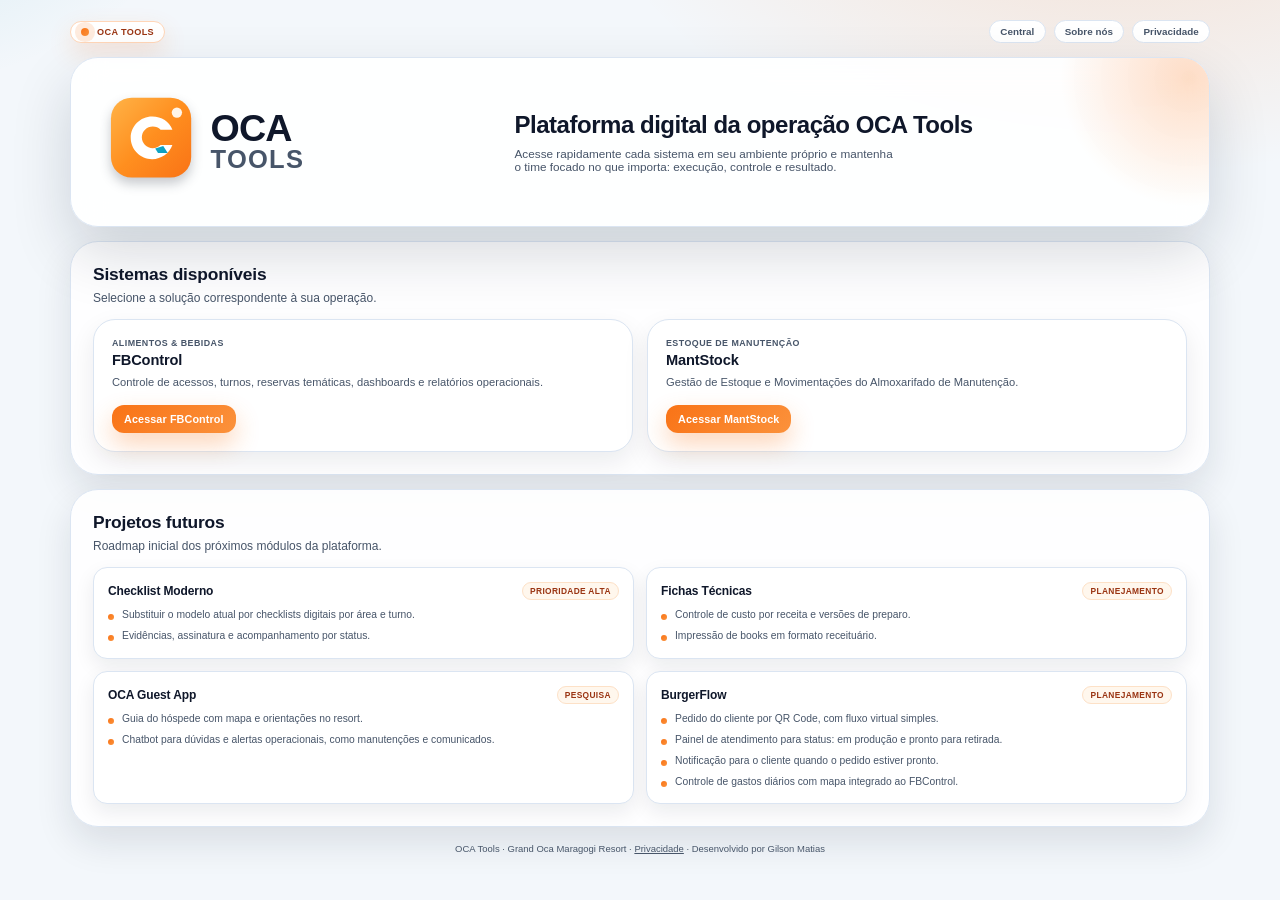
<file: central/index.html>
﻿<!doctype html>
<html lang="pt-BR">
<head>
    <meta charset="utf-8">
    <meta name="viewport" content="width=device-width, initial-scale=1">
    <title>OCA Tools | Central</title>
    <meta name="description" content="Central de ferramentas OCA Tools. Acesse FBControl e MantStock em um único lugar.">
    <link rel="icon" type="image/svg+xml" href="./assets/favicon.svg?v=1">
    <link rel="shortcut icon" href="./assets/favicon.svg?v=1">
    <style>
        :root {
            --bg: #f3f7fb;
            --ink: #0f172a;
            --muted: #475569;
            --line: #dbe5f2;
            --card: rgba(255, 255, 255, 0.92);
            --accent: #f97316;
            --accent-2: #fb923c;
            --shadow-lg: 0 26px 60px rgba(15, 23, 42, 0.16);
            --shadow-md: 0 16px 36px rgba(15, 23, 42, 0.11);
            --radius-xl: 28px;
            --radius-lg: 22px;
            --radius-md: 14px;
        }

        * {
            box-sizing: border-box;
        }

        html {
            font-size: 75%;
        }

        body {
            margin: 0;
            min-height: 100vh;
            font-family: "Manrope", "Inter", "Segoe UI", Arial, sans-serif;
            color: var(--ink);
            background:
                radial-gradient(920px 520px at 88% -14%, rgba(249, 115, 22, 0.18), transparent 58%),
                radial-gradient(720px 440px at -15% -16%, rgba(8, 145, 178, 0.16), transparent 56%),
                var(--bg);
        }

        .shell {
            width: min(1140px, calc(100vw - 28px));
            margin-inline: auto;
            padding: 20px 0 28px;
        }

        .topbar {
            display: flex;
            align-items: center;
            justify-content: space-between;
            gap: 12px;
            margin-bottom: 14px;
        }

        .brand-chip {
            display: inline-flex;
            align-items: center;
            gap: 8px;
            border: 1px solid #ffd6b8;
            background: #fff;
            color: #9a3412;
            border-radius: 999px;
            padding: 0.42rem 0.84rem;
            font-size: 0.76rem;
            font-weight: 760;
            letter-spacing: 0.04em;
            text-transform: uppercase;
            box-shadow: 0 10px 24px rgba(249, 115, 22, 0.16);
        }

        .brand-chip i {
            font-style: normal;
            width: 8px;
            height: 8px;
            border-radius: 999px;
            background: linear-gradient(135deg, var(--accent), var(--accent-2));
            box-shadow: 0 0 0 6px rgba(249, 115, 22, 0.14);
        }

        .top-links {
            display: inline-flex;
            align-items: center;
            gap: 8px;
        }

        .top-links a {
            text-decoration: none;
            color: var(--muted);
            border: 1px solid var(--line);
            background: #fff;
            border-radius: 999px;
            padding: 0.42rem 0.86rem;
            font-size: 0.82rem;
            font-weight: 680;
            transition: all .18s ease;
        }

        .top-links a:hover {
            color: #b45309;
            border-color: #fdba74;
            transform: translateY(-1px);
        }

        .hero {
            border-radius: var(--radius-xl);
            border: 1px solid var(--line);
            background: var(--card);
            backdrop-filter: blur(16px) saturate(120%);
            box-shadow: var(--shadow-lg);
            padding: clamp(20px, 2.3vw, 34px);
            position: relative;
            overflow: hidden;
        }

        .hero-grid {
            display: grid;
            grid-template-columns: minmax(280px, 36%) 1fr;
            align-items: center;
            gap: clamp(16px, 2vw, 28px);
        }

        .hero::after {
            content: "";
            position: absolute;
            right: -110px;
            top: -110px;
            width: 260px;
            height: 260px;
            border-radius: 50%;
            background: radial-gradient(circle, rgba(249, 115, 22, 0.24), transparent 70%);
            pointer-events: none;
        }

        .hero-logo {
            width: min(410px, 100%);
            display: block;
        }

        .hero-copy h1 {
            margin: 0 0 8px;
            font-size: clamp(1.45rem, 1.15rem + 0.95vw, 2rem);
            line-height: 1.15;
            letter-spacing: -0.02em;
        }

        .hero-copy p {
            margin: 0;
            color: var(--muted);
            font-size: 0.98rem;
            max-width: 58ch;
        }

        .panel {
            margin-top: 14px;
            border-radius: var(--radius-xl);
            border: 1px solid var(--line);
            background: var(--card);
            box-shadow: var(--shadow-md);
            padding: clamp(16px, 2vw, 22px);
        }

        .panel h2 {
            margin: 0 0 6px;
            font-size: clamp(1.15rem, 1rem + 0.7vw, 1.45rem);
            letter-spacing: -0.01em;
        }

        .panel p {
            margin: 0;
            color: var(--muted);
        }

        .tools {
            margin-top: 14px;
            display: grid;
            grid-template-columns: repeat(2, minmax(0, 1fr));
            gap: 14px;
        }

        .tool-card {
            border-radius: var(--radius-lg);
            border: 1px solid var(--line);
            background: #fff;
            box-shadow: 0 10px 26px rgba(15, 23, 42, 0.08);
            padding: 18px;
            transition: all .2s ease;
        }

        .tool-card:hover {
            transform: translateY(-2px);
            border-color: #fdba74;
            box-shadow: 0 20px 40px rgba(249, 115, 22, 0.16);
        }

        .tool-kicker {
            margin: 0;
            font-size: 0.74rem;
            color: var(--muted);
            text-transform: uppercase;
            letter-spacing: 0.05em;
            font-weight: 780;
        }

        .tool-title {
            margin: 4px 0 6px;
            font-size: 1.22rem;
            letter-spacing: -0.01em;
        }

        .tool-desc {
            margin: 0;
            color: var(--muted);
            font-size: 0.93rem;
            line-height: 1.52;
        }

        .actions {
            margin-top: 14px;
            display: flex;
            gap: 10px;
            flex-wrap: wrap;
        }

        .btn {
            border: 0;
            text-decoration: none;
            border-radius: 12px;
            padding: 0.66rem 1rem;
            font-size: 0.9rem;
            font-weight: 760;
            letter-spacing: 0.01em;
            transition: transform .14s ease, box-shadow .18s ease;
        }

        .btn:hover {
            transform: translateY(-1px);
        }

        .btn-primary {
            color: #fff;
            background: linear-gradient(135deg, var(--accent), var(--accent-2));
            box-shadow: 0 11px 24px rgba(249, 115, 22, 0.3);
        }

        .future-grid {
            margin-top: 14px;
            display: grid;
            grid-template-columns: repeat(2, minmax(0, 1fr));
            gap: 12px;
        }

        .future-card {
            border-radius: var(--radius-md);
            border: 1px solid var(--line);
            background: #fff;
            padding: 14px;
            box-shadow: 0 8px 20px rgba(15, 23, 42, 0.08);
        }

        .future-head {
            display: flex;
            align-items: center;
            justify-content: space-between;
            gap: 10px;
            margin-bottom: 6px;
        }

        .future-title {
            margin: 0;
            font-size: 1rem;
            letter-spacing: -0.01em;
        }

        .future-badge {
            border-radius: 999px;
            padding: 0.26rem 0.6rem;
            font-size: 0.7rem;
            font-weight: 760;
            letter-spacing: 0.04em;
            text-transform: uppercase;
            border: 1px solid #fde1c7;
            background: #fff7ed;
            color: #9a3412;
            white-space: nowrap;
        }

        .future-list {
            margin: 8px 0 0;
            padding: 0;
            list-style: none;
            display: grid;
            gap: 6px;
        }

        .future-list li {
            position: relative;
            padding-left: 14px;
            color: var(--muted);
            font-size: 0.86rem;
            line-height: 1.44;
        }

        .future-list li::before {
            content: "";
            position: absolute;
            left: 0;
            top: 0.58em;
            width: 6px;
            height: 6px;
            border-radius: 999px;
            background: linear-gradient(135deg, var(--accent), var(--accent-2));
        }

        .footer {
            margin-top: 16px;
            text-align: center;
            color: var(--muted);
            font-size: 0.79rem;
        }

        @media (max-width: 900px) {
            .tools,
            .future-grid {
                grid-template-columns: 1fr;
            }

            .hero-grid {
                grid-template-columns: 1fr;
                gap: 14px;
            }
        }

        @media (max-width: 620px) {
            html {
                font-size: 88%;
            }
            .shell {
                width: calc(100vw - 18px);
                padding-top: 14px;
            }
            .topbar {
                flex-direction: column;
                align-items: flex-start;
            }
            .top-links {
                width: 100%;
            }
            .top-links a {
                flex: 1 1 auto;
                text-align: center;
            }
        }
    </style>
</head>
<body>
    <div class="shell">
        <header class="topbar">
            <span class="brand-chip"><i></i> OCA Tools</span>
            <nav class="top-links">
                <a href="./index.html">Central</a>
                <a href="./sobre.html">Sobre nós</a>
                <a href="./privacidade.html">Privacidade</a>
            </nav>
        </header>

        <section class="hero">
            <div class="hero-grid">
                <img class="hero-logo" src="./assets/oca-tools-logo.svg" alt="Logo OCA Tools">
                <div class="hero-copy">
                    <h1>Plataforma digital da operação OCA Tools</h1>
                    <p>
                        Acesse rapidamente cada sistema em seu ambiente próprio e mantenha o time focado no que importa: execução, controle e resultado.
                    </p>
                </div>
            </div>
        </section>

        <section class="panel">
            <h2>Sistemas disponíveis</h2>
            <p>Selecione a solução correspondente à sua operação.</p>

            <div class="tools">
                <article class="tool-card">
                    <p class="tool-kicker">Alimentos & Bebidas</p>
                    <h3 class="tool-title">FBControl</h3>
                    <p class="tool-desc">Controle de acessos, turnos, reservas temáticas, dashboards e relatórios operacionais.</p>
                    <div class="actions">
                        <a class="btn btn-primary" href="https://fb.oca-tools.com.br/?r=auth/login">Acessar FBControl</a>
                    </div>
                </article>

                <article class="tool-card">
                    <p class="tool-kicker">Estoque de Manutenção</p>
                    <h3 class="tool-title">MantStock</h3>
                    <p class="tool-desc">Gestão de Estoque e Movimentações do Almoxarifado de Manutenção.</p>
                    <div class="actions">
                        <a class="btn btn-primary" href="https://stock.oca-tools.com.br/">Acessar MantStock</a>
                    </div>
                </article>
            </div>
        </section>

        <section class="panel">
            <h2>Projetos futuros</h2>
            <p>Roadmap inicial dos próximos módulos da plataforma.</p>

            <div class="future-grid">
                <article class="future-card">
                    <div class="future-head">
                        <h3 class="future-title">Checklist Moderno</h3>
                        <span class="future-badge">Prioridade alta</span>
                    </div>
                    <ul class="future-list">
                        <li>Substituir o modelo atual por checklists digitais por área e turno.</li>
                        <li>Evidências, assinatura e acompanhamento por status.</li>
                    </ul>
                </article>

                <article class="future-card">
                    <div class="future-head">
                        <h3 class="future-title">Fichas Técnicas</h3>
                        <span class="future-badge">Planejamento</span>
                    </div>
                    <ul class="future-list">
                        <li>Controle de custo por receita e versões de preparo.</li>
                        <li>Impressão de books em formato receituário.</li>
                    </ul>
                </article>

                <article class="future-card">
                    <div class="future-head">
                        <h3 class="future-title">OCA Guest App</h3>
                        <span class="future-badge">Pesquisa</span>
                    </div>
                    <ul class="future-list">
                        <li>Guia do hóspede com mapa e orientações no resort.</li>
                        <li>Chatbot para dúvidas e alertas operacionais, como manutenções e comunicados.</li>
                    </ul>
                </article>

                <article class="future-card">
                    <div class="future-head">
                        <h3 class="future-title">BurgerFlow</h3>
                        <span class="future-badge">Planejamento</span>
                    </div>
                    <ul class="future-list">
                        <li>Pedido do cliente por QR Code, com fluxo virtual simples.</li>
                        <li>Painel de atendimento para status: em produção e pronto para retirada.</li>
                        <li>Notificação para o cliente quando o pedido estiver pronto.</li>
                        <li>Controle de gastos diários com mapa integrado ao FBControl.</li>
                    </ul>
                </article>
            </div>
        </section>

        <footer class="footer">
            OCA Tools · Grand Oca Maragogi Resort · <a href="./privacidade.html" style="color:inherit;">Privacidade</a> · Desenvolvido por Gilson Matias
        </footer>
    </div>
</body>
</html>
</file>
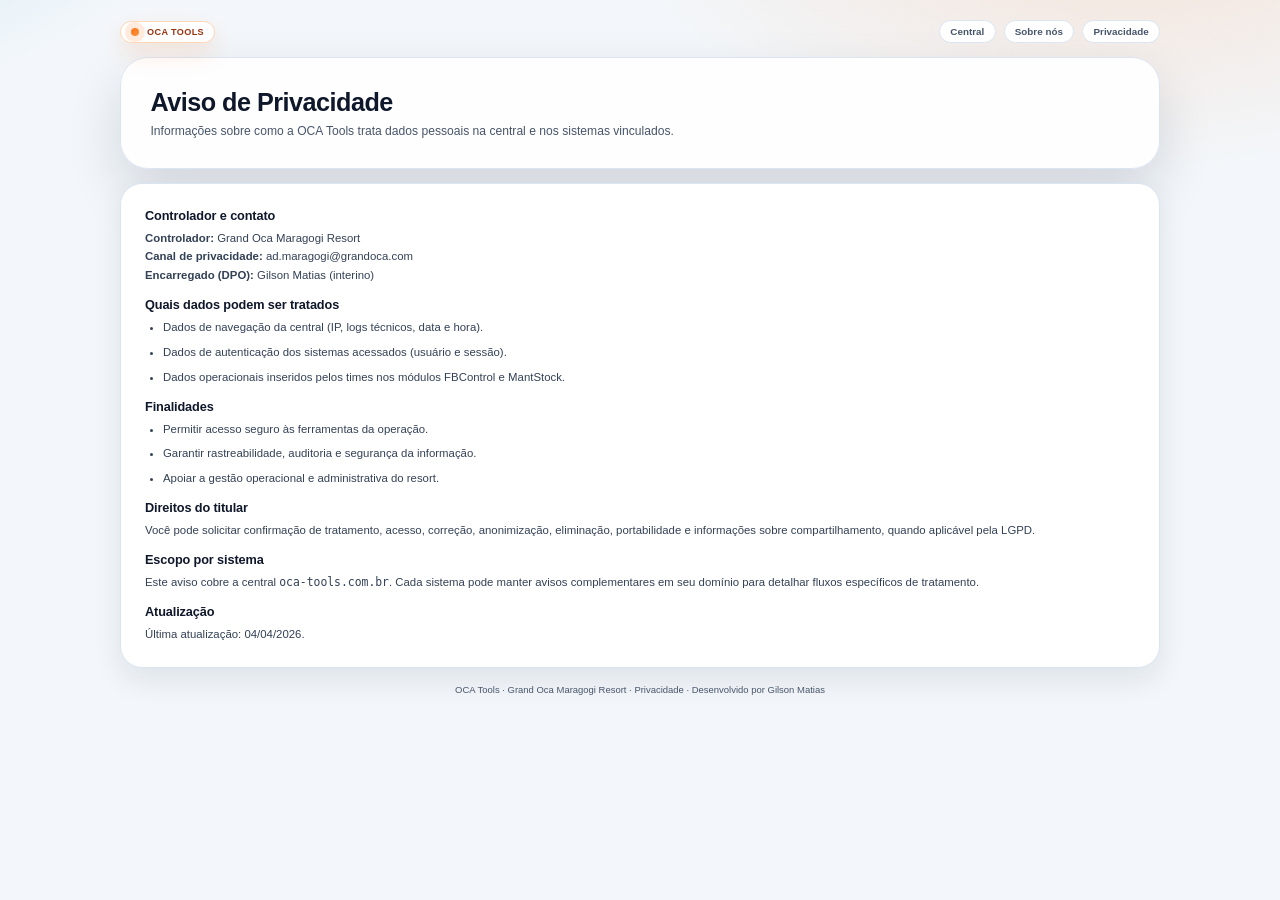
<file: central/privacidade.html>
<!doctype html>
<html lang="pt-BR">
<head>
    <meta charset="utf-8">
    <meta name="viewport" content="width=device-width, initial-scale=1">
    <title>OCA Tools | Privacidade</title>
    <meta name="description" content="Aviso de Privacidade da plataforma OCA Tools.">
    <link rel="icon" type="image/svg+xml" href="./assets/favicon.svg?v=1">
    <link rel="shortcut icon" href="./assets/favicon.svg?v=1">
    <style>
        :root {
            --bg: #f3f7fb;
            --ink: #0f172a;
            --muted: #475569;
            --line: #dbe5f2;
            --card: rgba(255, 255, 255, 0.93);
            --accent: #f97316;
            --accent-2: #fb923c;
            --shadow-lg: 0 24px 54px rgba(15, 23, 42, 0.14);
            --radius-xl: 28px;
            --radius-lg: 22px;
        }
        * { box-sizing: border-box; }
        html { font-size: 75%; }
        body {
            margin: 0;
            min-height: 100vh;
            font-family: "Manrope", "Inter", "Segoe UI", Arial, sans-serif;
            color: var(--ink);
            background:
                radial-gradient(920px 520px at 88% -14%, rgba(249, 115, 22, 0.18), transparent 58%),
                radial-gradient(720px 440px at -15% -16%, rgba(8, 145, 178, 0.16), transparent 56%),
                var(--bg);
        }
        .shell {
            width: min(1040px, calc(100vw - 28px));
            margin-inline: auto;
            padding: 20px 0 28px;
        }
        .topbar {
            display: flex;
            align-items: center;
            justify-content: space-between;
            gap: 12px;
            margin-bottom: 14px;
        }
        .brand-chip {
            display: inline-flex;
            align-items: center;
            gap: 8px;
            border: 1px solid #ffd6b8;
            background: #fff;
            color: #9a3412;
            border-radius: 999px;
            padding: 0.42rem 0.84rem;
            font-size: 0.76rem;
            font-weight: 760;
            letter-spacing: 0.04em;
            text-transform: uppercase;
            box-shadow: 0 10px 24px rgba(249, 115, 22, 0.16);
        }
        .brand-chip i {
            font-style: normal;
            width: 8px;
            height: 8px;
            border-radius: 999px;
            background: linear-gradient(135deg, var(--accent), var(--accent-2));
            box-shadow: 0 0 0 6px rgba(249, 115, 22, 0.14);
        }
        .top-links {
            display: inline-flex;
            align-items: center;
            gap: 8px;
        }
        .top-links a {
            text-decoration: none;
            color: var(--muted);
            border: 1px solid var(--line);
            background: #fff;
            border-radius: 999px;
            padding: 0.42rem 0.86rem;
            font-size: 0.82rem;
            font-weight: 680;
        }
        .top-links a:hover {
            color: #b45309;
            border-color: #fdba74;
        }
        .hero {
            border-radius: var(--radius-xl);
            border: 1px solid var(--line);
            background: var(--card);
            box-shadow: var(--shadow-lg);
            padding: clamp(20px, 2.3vw, 32px);
        }
        h1 {
            margin: 0 0 8px;
            font-size: clamp(1.5rem, 1.2rem + 1vw, 2.1rem);
            line-height: 1.14;
            letter-spacing: -0.02em;
        }
        .subtitle {
            margin: 0;
            color: var(--muted);
            font-size: 1.01rem;
        }
        .content {
            margin-top: 14px;
            border-radius: var(--radius-lg);
            border: 1px solid var(--line);
            background: #fff;
            box-shadow: 0 12px 30px rgba(15, 23, 42, 0.09);
            padding: clamp(18px, 2vw, 24px);
            display: grid;
            gap: 12px;
        }
        .block h2 {
            margin: 0 0 6px;
            font-size: 1.06rem;
            letter-spacing: -0.01em;
        }
        .block p, .block li {
            margin: 0;
            color: #334155;
            line-height: 1.65;
            font-size: 0.95rem;
        }
        .block ul {
            margin: 0;
            padding-left: 18px;
            display: grid;
            gap: 6px;
        }
        .footer {
            margin-top: 16px;
            text-align: center;
            color: var(--muted);
            font-size: 0.79rem;
        }
        @media (max-width: 620px) {
            html { font-size: 88%; }
            .shell {
                width: calc(100vw - 18px);
                padding-top: 14px;
            }
            .topbar {
                flex-direction: column;
                align-items: flex-start;
            }
            .top-links {
                width: 100%;
            }
            .top-links a {
                flex: 1 1 auto;
                text-align: center;
            }
        }
    </style>
</head>
<body>
    <div class="shell">
        <header class="topbar">
            <span class="brand-chip"><i></i> OCA Tools</span>
            <nav class="top-links">
                <a href="./index.html">Central</a>
                <a href="./sobre.html">Sobre nós</a>
                <a href="./privacidade.html">Privacidade</a>
            </nav>
        </header>

        <section class="hero">
            <h1>Aviso de Privacidade</h1>
            <p class="subtitle">Informações sobre como a OCA Tools trata dados pessoais na central e nos sistemas vinculados.</p>
        </section>

        <section class="content">
            <article class="block">
                <h2>Controlador e contato</h2>
                <p><strong>Controlador:</strong> Grand Oca Maragogi Resort</p>
                <p><strong>Canal de privacidade:</strong> ad.maragogi@grandoca.com</p>
                <p><strong>Encarregado (DPO):</strong> Gilson Matias (interino)</p>
            </article>

            <article class="block">
                <h2>Quais dados podem ser tratados</h2>
                <ul>
                    <li>Dados de navegação da central (IP, logs técnicos, data e hora).</li>
                    <li>Dados de autenticação dos sistemas acessados (usuário e sessão).</li>
                    <li>Dados operacionais inseridos pelos times nos módulos FBControl e MantStock.</li>
                </ul>
            </article>

            <article class="block">
                <h2>Finalidades</h2>
                <ul>
                    <li>Permitir acesso seguro às ferramentas da operação.</li>
                    <li>Garantir rastreabilidade, auditoria e segurança da informação.</li>
                    <li>Apoiar a gestão operacional e administrativa do resort.</li>
                </ul>
            </article>

            <article class="block">
                <h2>Direitos do titular</h2>
                <p>Você pode solicitar confirmação de tratamento, acesso, correção, anonimização, eliminação, portabilidade e informações sobre compartilhamento, quando aplicável pela LGPD.</p>
            </article>

            <article class="block">
                <h2>Escopo por sistema</h2>
                <p>Este aviso cobre a central <code>oca-tools.com.br</code>. Cada sistema pode manter avisos complementares em seu domínio para detalhar fluxos específicos de tratamento.</p>
            </article>

            <article class="block">
                <h2>Atualização</h2>
                <p>Última atualização: 04/04/2026.</p>
            </article>
        </section>

        <footer class="footer">
            OCA Tools · Grand Oca Maragogi Resort · Privacidade · Desenvolvido por Gilson Matias
        </footer>
    </div>
</body>
</html>
</file>
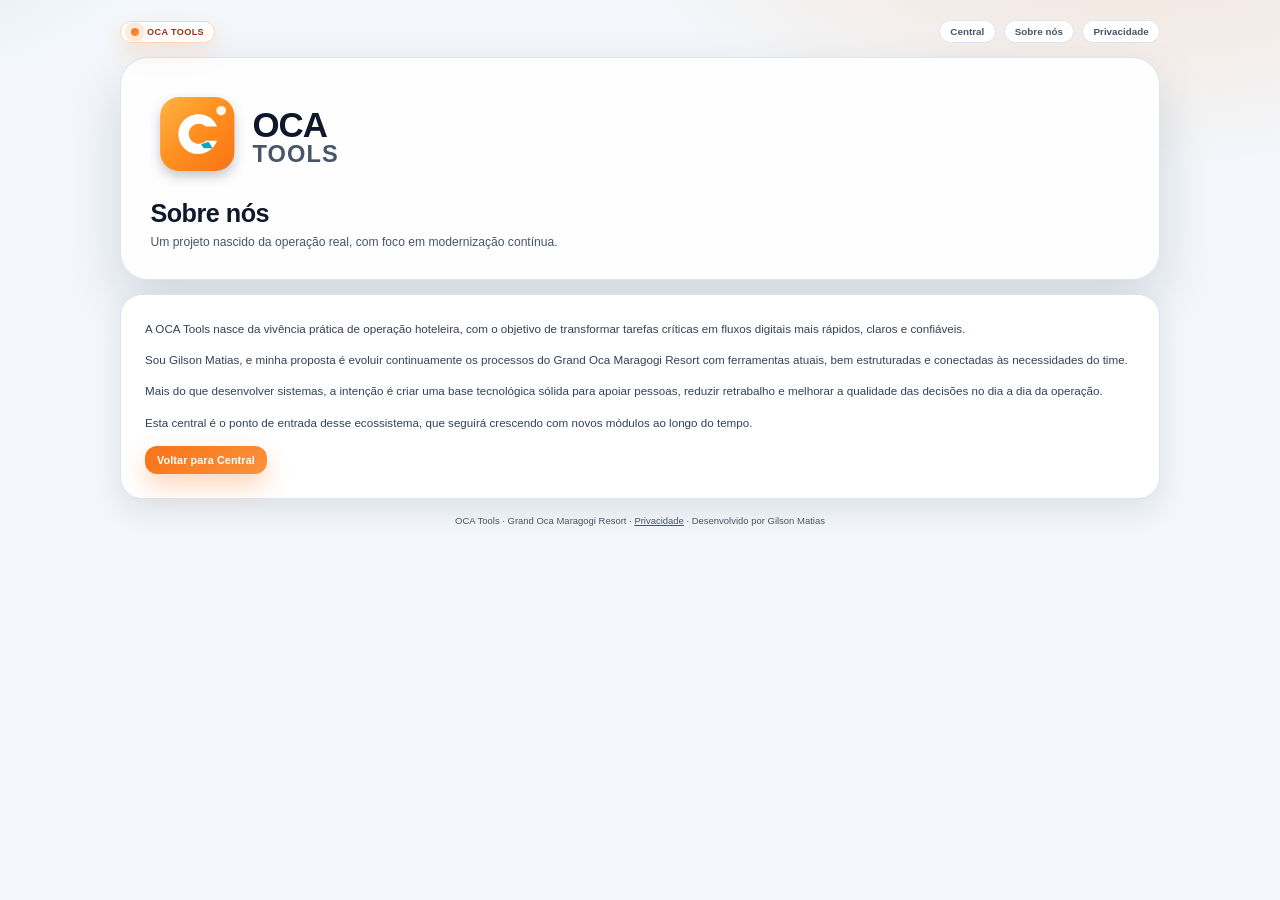
<file: central/sobre.html>
﻿<!doctype html>
<html lang="pt-BR">
<head>
    <meta charset="utf-8">
    <meta name="viewport" content="width=device-width, initial-scale=1">
    <title>OCA Tools | Sobre nós</title>
    <meta name="description" content="Conheça a história da OCA Tools e o propósito de modernização operacional no Grand Oca Maragogi Resort.">
    <link rel="icon" type="image/svg+xml" href="./assets/favicon.svg?v=1">
    <link rel="shortcut icon" href="./assets/favicon.svg?v=1">
    <style>
        :root {
            --bg: #f3f7fb;
            --ink: #0f172a;
            --muted: #475569;
            --line: #dbe5f2;
            --card: rgba(255, 255, 255, 0.93);
            --accent: #f97316;
            --accent-2: #fb923c;
            --shadow-lg: 0 24px 54px rgba(15, 23, 42, 0.14);
            --radius-xl: 28px;
            --radius-lg: 22px;
        }

        * {
            box-sizing: border-box;
        }

        html {
            font-size: 75%;
        }

        body {
            margin: 0;
            min-height: 100vh;
            font-family: "Manrope", "Inter", "Segoe UI", Arial, sans-serif;
            color: var(--ink);
            background:
                radial-gradient(920px 520px at 88% -14%, rgba(249, 115, 22, 0.18), transparent 58%),
                radial-gradient(720px 440px at -15% -16%, rgba(8, 145, 178, 0.16), transparent 56%),
                var(--bg);
        }

        .shell {
            width: min(1040px, calc(100vw - 28px));
            margin-inline: auto;
            padding: 20px 0 28px;
        }

        .topbar {
            display: flex;
            align-items: center;
            justify-content: space-between;
            gap: 12px;
            margin-bottom: 14px;
        }

        .brand-chip {
            display: inline-flex;
            align-items: center;
            gap: 8px;
            border: 1px solid #ffd6b8;
            background: #fff;
            color: #9a3412;
            border-radius: 999px;
            padding: 0.42rem 0.84rem;
            font-size: 0.76rem;
            font-weight: 760;
            letter-spacing: 0.04em;
            text-transform: uppercase;
            box-shadow: 0 10px 24px rgba(249, 115, 22, 0.16);
        }

        .brand-chip i {
            font-style: normal;
            width: 8px;
            height: 8px;
            border-radius: 999px;
            background: linear-gradient(135deg, var(--accent), var(--accent-2));
            box-shadow: 0 0 0 6px rgba(249, 115, 22, 0.14);
        }

        .top-links {
            display: inline-flex;
            align-items: center;
            gap: 8px;
        }

        .top-links a {
            text-decoration: none;
            color: var(--muted);
            border: 1px solid var(--line);
            background: #fff;
            border-radius: 999px;
            padding: 0.42rem 0.86rem;
            font-size: 0.82rem;
            font-weight: 680;
        }

        .top-links a:hover {
            color: #b45309;
            border-color: #fdba74;
        }

        .hero {
            border-radius: var(--radius-xl);
            border: 1px solid var(--line);
            background: var(--card);
            box-shadow: var(--shadow-lg);
            padding: clamp(20px, 2.3vw, 32px);
        }

        .hero-logo {
            width: min(360px, 100%);
            margin-bottom: 10px;
            display: block;
        }

        h1 {
            margin: 0 0 8px;
            font-size: clamp(1.5rem, 1.2rem + 1vw, 2.1rem);
            line-height: 1.14;
            letter-spacing: -0.02em;
        }

        .subtitle {
            margin: 0;
            color: var(--muted);
            font-size: 1.01rem;
        }

        .content {
            margin-top: 14px;
            border-radius: var(--radius-lg);
            border: 1px solid var(--line);
            background: #fff;
            box-shadow: 0 12px 30px rgba(15, 23, 42, 0.09);
            padding: clamp(18px, 2vw, 24px);
        }

        .content p {
            margin: 0 0 12px;
            color: #334155;
            line-height: 1.65;
            font-size: 0.97rem;
        }

        .content p:last-child {
            margin-bottom: 0;
        }

        .cta {
            margin-top: 14px;
            display: flex;
            gap: 10px;
            flex-wrap: wrap;
        }

        .btn {
            border: 0;
            text-decoration: none;
            border-radius: 12px;
            padding: 0.66rem 1rem;
            font-size: 0.9rem;
            font-weight: 760;
            letter-spacing: 0.01em;
            transition: transform .14s ease, box-shadow .18s ease;
        }

        .btn:hover {
            transform: translateY(-1px);
        }

        .btn-primary {
            color: #fff;
            background: linear-gradient(135deg, var(--accent), var(--accent-2));
            box-shadow: 0 11px 24px rgba(249, 115, 22, 0.3);
        }

        .footer {
            margin-top: 16px;
            text-align: center;
            color: var(--muted);
            font-size: 0.79rem;
        }

        @media (max-width: 620px) {
            html {
                font-size: 88%;
            }

            .shell {
                width: calc(100vw - 18px);
                padding-top: 14px;
            }

            .topbar {
                flex-direction: column;
                align-items: flex-start;
            }

            .top-links {
                width: 100%;
            }

            .top-links a {
                flex: 1 1 auto;
                text-align: center;
            }
        }
    </style>
</head>
<body>
    <div class="shell">
        <header class="topbar">
            <span class="brand-chip"><i></i> OCA Tools</span>
            <nav class="top-links">
                <a href="./index.html">Central</a>
                <a href="./sobre.html">Sobre nós</a>
                <a href="./privacidade.html">Privacidade</a>
            </nav>
        </header>

        <section class="hero">
            <img class="hero-logo" src="./assets/oca-tools-logo.svg" alt="Logo OCA Tools">
            <h1>Sobre nós</h1>
            <p class="subtitle">
                Um projeto nascido da operação real, com foco em modernização contínua.
            </p>
        </section>

        <section class="content">
            <p>
                A OCA Tools nasce da vivência prática de operação hoteleira, com o objetivo de transformar tarefas críticas
                em fluxos digitais mais rápidos, claros e confiáveis.
            </p>
            <p>
                Sou Gilson Matias, e minha proposta é evoluir continuamente os processos do Grand Oca Maragogi Resort
                com ferramentas atuais, bem estruturadas e conectadas às necessidades do time.
            </p>
            <p>
                Mais do que desenvolver sistemas, a intenção é criar uma base tecnológica sólida para apoiar pessoas,
                reduzir retrabalho e melhorar a qualidade das decisões no dia a dia da operação.
            </p>
            <p>
                Esta central é o ponto de entrada desse ecossistema, que seguirá crescendo com novos módulos ao longo do tempo.
            </p>
            <div class="cta">
                <a class="btn btn-primary" href="./index.html">Voltar para Central</a>
            </div>
        </section>

        <footer class="footer">
            OCA Tools · Grand Oca Maragogi Resort · <a href="./privacidade.html" style="color:inherit;">Privacidade</a> · Desenvolvido por Gilson Matias
        </footer>
    </div>
</body>
</html>
</file>
